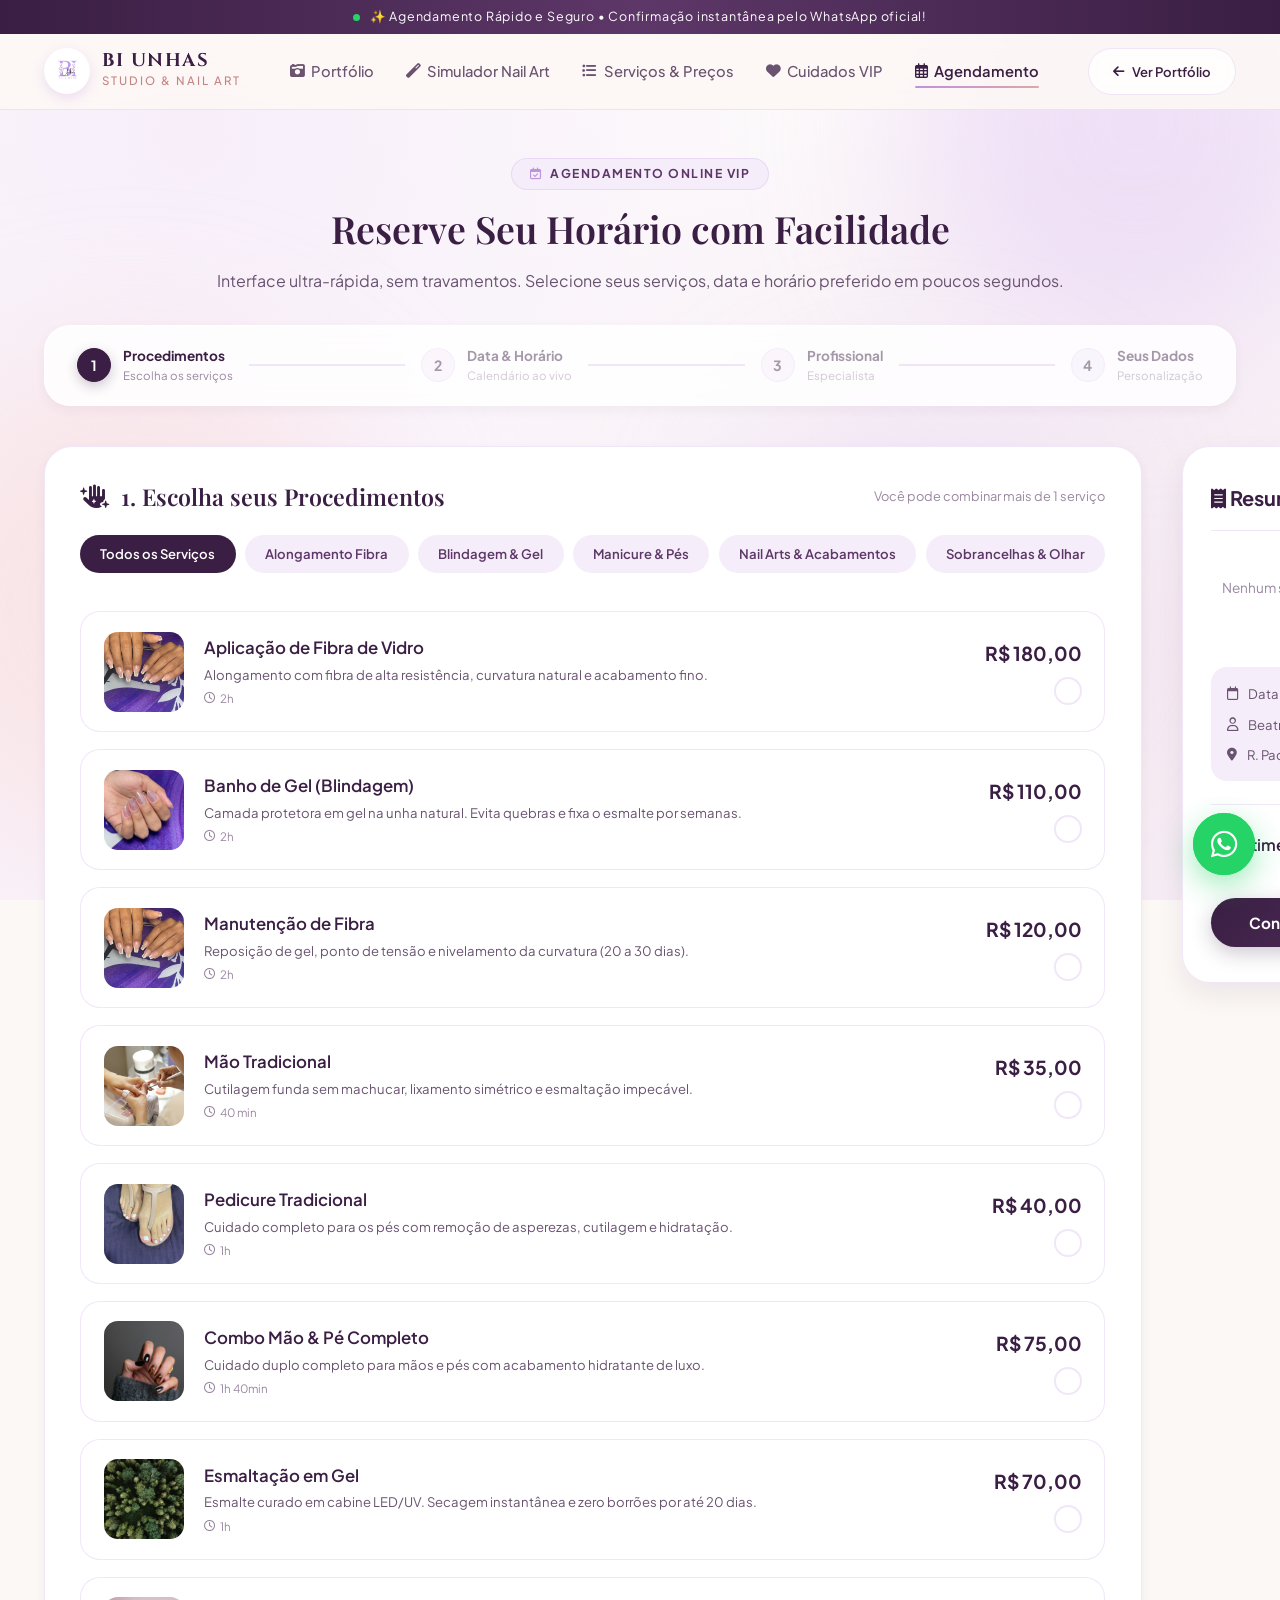
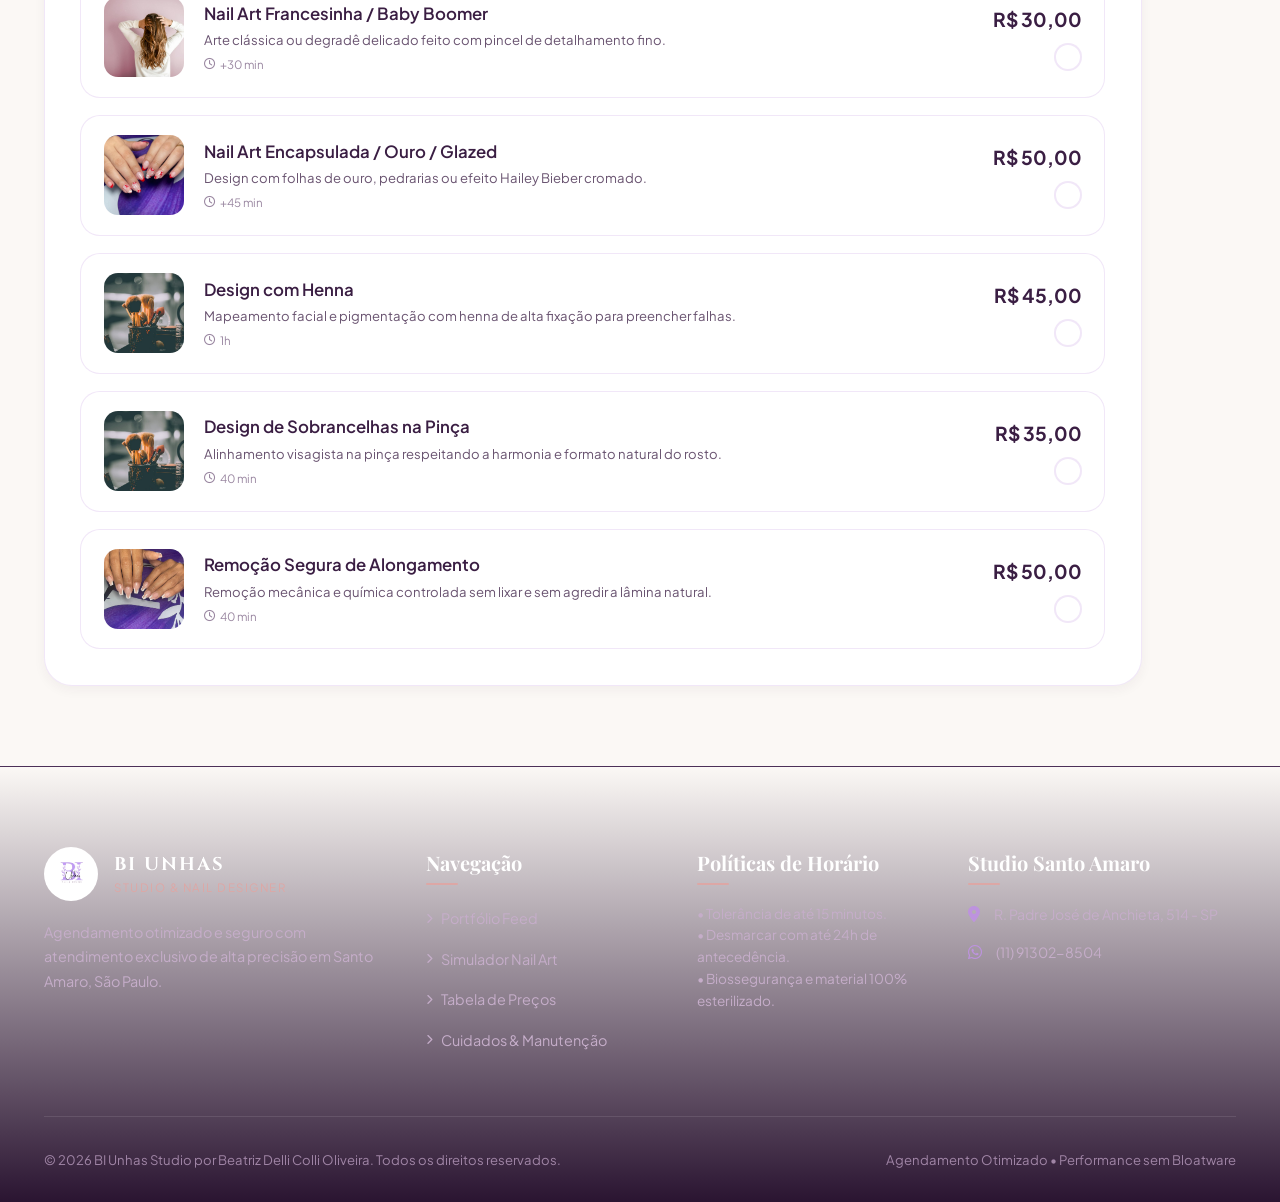
<file: agenda.html>
<!DOCTYPE html>
<html lang="pt-BR">
<head>
  <meta charset="UTF-8">
  <meta name="viewport" content="width=device-width, initial-scale=1.0">
  <title>Agendamento Online | BI Unhas Studio</title>
  <meta name="description" content="Agende seu horário online no BI Unhas Studio com facilidade e rapidez. Alongamento em fibra, banho de gel, manicure e pedicure em Santo Amaro, SP.">
  <meta name="theme-color" content="#3A1E43">
  
  <!-- Favicon -->
  <link rel="icon" type="image/png" href="assets/logo.png">
  
  <!-- Fontes do Google -->
  <link rel="preconnect" href="https://fonts.googleapis.com">
  <link rel="preconnect" href="https://fonts.gstatic.com" crossorigin>
  <link href="https://fonts.googleapis.com/css2?family=Cinzel:wght@500;600;700&family=Montserrat:wght@300;400;500;600;700&family=Playfair+Display:ital,wght@0,400;0,600;0,700;1,400;1,600&family=Plus+Jakarta+Sans:wght@300;400;500;600;700&display=swap" rel="stylesheet">
  
  <!-- Font Awesome Icons -->
  <link rel="stylesheet" href="https://cdnjs.cloudflare.com/ajax/libs/font-awesome/6.5.1/css/all.min.css">
  
  <!-- Estilos Globais e da Agenda -->
  <link rel="stylesheet" href="css/style.css">
  <link rel="stylesheet" href="css/agenda.css">
</head>
<body>

  <!-- Fundo com Blobs Animados Orgânicos -->
  <div class="bg-ambient-glow">
    <div class="ambient-blob ambient-blob-1"></div>
    <div class="ambient-blob ambient-blob-2"></div>
    <div class="ambient-blob ambient-blob-3"></div>
  </div>

  <!-- Barra de Aviso Superior -->
  <aside class="announcement-bar">
    <span class="pulse-dot"></span>
    <span>✨ Agendamento Rápido e Seguro • Confirmação instantânea pelo WhatsApp oficial!</span>
  </aside>

  <!-- Cabeçalho & Navegação Principal -->
  <header class="site-header">
    <div class="nav-container">
      <a href="index.html" class="nav-brand">
        <img src="assets/logo.png" alt="BI Unhas Studio Logo" class="nav-logo-img">
        <div class="nav-brand-text">
          <span class="nav-brand-title">BI UNHAS</span>
          <span class="nav-brand-subtitle">Studio & Nail Art</span>
        </div>
      </a>

      <!-- Menu Desktop -->
      <nav aria-label="Navegação principal">
        <ul class="nav-menu">
          <li><a href="index.html" class="nav-link"><i class="fas fa-camera-retro"></i> Portfólio</a></li>
          <li><a href="index.html#simulador" class="nav-link"><i class="fas fa-magic"></i> Simulador Nail Art</a></li>
          <li><a href="index.html#menu-spa" class="nav-link"><i class="fas fa-list-ul"></i> Serviços & Preços</a></li>
          <li><a href="index.html#cuidados" class="nav-link"><i class="fas fa-heart"></i> Cuidados VIP</a></li>
          <li><a href="agenda.html" class="nav-link active"><i class="far fa-calendar-alt"></i> Agendamento</a></li>
        </ul>
      </nav>

      <!-- Botão Voltar ao Portfólio -->
      <div class="nav-actions">
        <a href="index.html" class="btn-secondary" style="font-size: 0.82rem;">
          <i class="fas fa-arrow-left"></i>
          <span>Ver Portfólio</span>
        </a>
        <div class="mobile-toggle" aria-label="Abrir menu móvel" role="button" tabindex="0">
          <span></span>
          <span></span>
          <span></span>
        </div>
      </div>
    </div>
  </header>

  <!-- Gaveta Mobile Navigation -->
  <nav class="mobile-nav" aria-label="Menu móvel">
    <a href="index.html" class="mobile-nav-link">Portfólio & Feed <i class="fas fa-angle-right"></i></a>
    <a href="agenda.html" class="mobile-nav-link active">Agendamento Online <i class="fas fa-angle-right"></i></a>
    <a href="index.html#simulador" class="mobile-nav-link">Simulador de Nail Art <i class="fas fa-angle-right"></i></a>
    <a href="index.html#menu-spa" class="mobile-nav-link">Tabela de Serviços <i class="fas fa-angle-right"></i></a>
    <a href="index.html#localizacao" class="mobile-nav-link">Localização & Contato <i class="fas fa-angle-right"></i></a>
  </nav>

  <main class="container">
    <!-- Cabeçalho da Agenda -->
    <section class="agenda-page-hero">
      <span class="section-tag"><i class="far fa-calendar-check"></i> Agendamento Online VIP</span>
      <h1 class="section-title">Reserve Seu Horário com Facilidade</h1>
      <p class="section-subtitle">
        Interface ultra-rápida, sem travamentos. Selecione seus serviços, data e horário preferido em poucos segundos.
      </p>
    </section>

    <!-- Indicador de Passos (Wizard Progress) -->
    <div class="booking-steps-bar">
      <div class="step-indicator active" data-step="1" onclick="window.goToStep(1)">
        <div class="step-num-bubble">1</div>
        <div class="step-info-label">
          <span class="step-title-text">Procedimentos</span>
          <span class="step-sub-text">Escolha os serviços</span>
        </div>
      </div>
      <div class="step-connector-line"></div>

      <div class="step-indicator" data-step="2" onclick="window.goToStep(2)">
        <div class="step-num-bubble">2</div>
        <div class="step-info-label">
          <span class="step-title-text">Data & Horário</span>
          <span class="step-sub-text">Calendário ao vivo</span>
        </div>
      </div>
      <div class="step-connector-line"></div>

      <div class="step-indicator" data-step="3" onclick="window.goToStep(3)">
        <div class="step-num-bubble">3</div>
        <div class="step-info-label">
          <span class="step-title-text">Profissional</span>
          <span class="step-sub-text">Especialista</span>
        </div>
      </div>
      <div class="step-connector-line"></div>

      <div class="step-indicator" data-step="4" onclick="window.goToStep(4)">
        <div class="step-num-bubble">4</div>
        <div class="step-info-label">
          <span class="step-title-text">Seus Dados</span>
          <span class="step-sub-text">Personalização</span>
        </div>
      </div>
    </div>

    <!-- Layout da Agenda: Painel Principal + Resumo Lateral -->
    <div class="agenda-wrapper">
      
      <!-- Painel das Etapas -->
      <div class="booking-main-panel">
        
        <!-- ==========================================
             PASSO 1: CATÁLOGO DE SERVIÇOS
             ========================================== -->
        <section class="step-section active" id="step-section-1">
          <div class="step-card-box">
            <div class="step-card-title">
              <h3><i class="fas fa-hand-sparkles"></i> 1. Escolha seus Procedimentos</h3>
              <span style="font-size: 0.8rem; color: var(--text-muted);">Você pode combinar mais de 1 serviço</span>
            </div>

            <!-- Categorias em Abas Rápidas -->
            <div class="services-category-tabs">
              <button class="cat-tab-btn active" data-cat="all">Todos os Serviços</button>
              <button class="cat-tab-btn" data-cat="alongamento">Alongamento Fibra</button>
              <button class="cat-tab-btn" data-cat="gel">Blindagem & Gel</button>
              <button class="cat-tab-btn" data-cat="tradicional">Manicure & Pés</button>
              <button class="cat-tab-btn" data-cat="art">Nail Arts & Acabamentos</button>
              <button class="cat-tab-btn" data-cat="sobrancelhas">Sobrancelhas & Olhar</button>
            </div>

            <!-- Lista de Serviços Selecionáveis (Preenchida por js/agenda.js) -->
            <div class="services-selectable-list" id="services-list-container">
              <!-- Renderizado dinamicamente -->
            </div>
          </div>
        </section>

        <!-- ==========================================
             PASSO 2: CALENDÁRIO & HORÁRIOS
             ========================================== -->
        <section class="step-section" id="step-section-2">
          <div class="step-card-box">
            <div class="step-card-title">
              <h3><i class="far fa-calendar-alt"></i> 2. Escolha o Dia e o Horário</h3>
              <span style="font-size: 0.8rem; color: var(--text-muted);">Atendimento de Terça a Sábado</span>
            </div>

            <div class="date-time-container">
              <!-- Navegação do Calendário -->
              <div>
                <div class="calendar-header-nav">
                  <h4 id="cal-month-title">Outubro 2026</h4>
                  <div style="display: flex; gap: 8px;">
                    <button class="cal-nav-btn" id="cal-prev-month" aria-label="Mês anterior"><i class="fas fa-chevron-left"></i></button>
                    <button class="cal-nav-btn" id="cal-next-month" aria-label="Próximo mês"><i class="fas fa-chevron-right"></i></button>
                  </div>
                </div>

                <div class="calendar-weekdays-grid">
                  <span>Dom</span>
                  <span>Seg</span>
                  <span>Ter</span>
                  <span>Qua</span>
                  <span>Qui</span>
                  <span>Sex</span>
                  <span>Sáb</span>
                </div>

                <div class="calendar-days-grid" id="calendar-days-container">
                  <!-- Dias gerados via js/agenda.js -->
                </div>
              </div>

              <!-- Slots de Horários -->
              <div class="time-slots-wrapper" id="time-slots-section">
                <h4 style="font-size: 1.05rem; color: var(--purple-deep); margin-bottom: 1.2rem; display: flex; align-items: center; gap: 0.5rem;">
                  <i class="far fa-clock" style="color: var(--lilac-dark);"></i> Horários Livres para o Dia Escolhido:
                </h4>

                <!-- Manhã -->
                <div class="time-slot-period">
                  <span class="period-title"><i class="fas fa-sun" style="color: #F5A623;"></i> Período da Manhã</span>
                  <div class="slots-chips-grid">
                    <button class="time-chip" data-time="09:00">09:00</button>
                    <button class="time-chip" data-time="10:30">10:30</button>
                    <button class="time-chip" data-time="11:30">11:30</button>
                  </div>
                </div>

                <!-- Tarde -->
                <div class="time-slot-period">
                  <span class="period-title"><i class="fas fa-cloud-sun" style="color: #E68A00;"></i> Período da Tarde</span>
                  <div class="slots-chips-grid">
                    <button class="time-chip" data-time="13:30">13:30</button>
                    <button class="time-chip" data-time="15:00">15:00</button>
                    <button class="time-chip" data-time="16:30">16:30</button>
                  </div>
                </div>

                <!-- Noite -->
                <div class="time-slot-period">
                  <span class="period-title"><i class="fas fa-moon" style="color: var(--purple-medium);"></i> Início da Noite</span>
                  <div class="slots-chips-grid">
                    <button class="time-chip" data-time="18:00">18:00</button>
                  </div>
                </div>
              </div>
            </div>
          </div>
        </section>

        <!-- ==========================================
             PASSO 3: SELEÇÃO DE PROFISSIONAL
             ========================================== -->
        <section class="step-section" id="step-section-3">
          <div class="step-card-box">
            <div class="step-card-title">
              <h3><i class="far fa-user"></i> 3. Escolha a Profissional</h3>
              <span style="font-size: 0.8rem; color: var(--text-muted);">Atendimento personalizado</span>
            </div>

            <div class="professionals-grid">
              <div class="pro-card-option selected" data-id="bia" data-name="Beatriz Delli Colli (Master Nail Designer)">
                <img src="assets/hero_unha.jpg" alt="Beatriz Delli Colli" class="pro-avatar">
                <div class="pro-details">
                  <h4>Beatriz Delli Colli</h4>
                  <p>Fundadora & Master Nail Designer</p>
                  <span class="pro-tag-specialty">Especialista em Fibra & Blindagem</span>
                </div>
                <div class="check-indicator" style="margin-left: auto; width: 24px; height: 24px; border-radius: 50%; background: var(--purple-deep); color: #fff; display: flex; align-items: center; justify-content: center; font-size: 0.75rem;">
                  <i class="fas fa-check"></i>
                </div>
              </div>

              <div class="pro-card-option" data-id="qualquer" data-name="Primeira Profissional Disponível">
                <div style="width: 58px; height: 58px; border-radius: 50%; background: var(--bg-lavender); display: flex; align-items: center; justify-content: center; font-size: 1.4rem; color: var(--purple-deep);">
                  <i class="fas fa-users"></i>
                </div>
                <div class="pro-details">
                  <h4>Qualquer Profissional</h4>
                  <p>Equipe qualificada padrão BI Studio</p>
                  <span class="pro-tag-specialty">Maior flexibilidade de horário</span>
                </div>
              </div>
            </div>
          </div>
        </section>

        <!-- ==========================================
             PASSO 4: FORMULÁRIO DE DADOS & PERSONALIZAÇÃO
             ========================================== -->
        <section class="step-section" id="step-section-4">
          <div class="step-card-box">
            <div class="step-card-title">
              <h3><i class="far fa-id-card"></i> 4. Seus Dados & Informações</h3>
              <span style="font-size: 0.8rem; color: var(--text-muted);">Para confirmação do seu horário</span>
            </div>

            <div class="client-form-grid">
              <div class="form-group-custom">
                <label for="client-name-input" class="form-label-custom">Nome Completo *</label>
                <input type="text" id="client-name-input" class="form-input-custom" placeholder="Ex: Ana Clara Silva" required>
              </div>

              <div class="form-group-custom">
                <label for="client-phone-input" class="form-label-custom">WhatsApp com DDD *</label>
                <input type="tel" id="client-phone-input" class="form-input-custom" placeholder="(11) 98765-4321" required>
              </div>

              <div class="form-full-width">
                <div class="switch-removal-group">
                  <div>
                    <strong style="font-size: 0.9rem; color: var(--purple-deep); display: block;">Possui alongamento anterior feito em outro estúdio para remoção?</strong>
                    <span style="font-size: 0.76rem; color: var(--text-secondary);">Remoção segura sem danificar a unha (+ R$ 50,00 • 40 min)</span>
                  </div>
                  <input type="checkbox" id="client-removal-switch" style="width: 22px; height: 22px; accent-color: var(--purple-deep); cursor: pointer;">
                </div>
              </div>

              <div class="form-group-custom form-full-width">
                <label for="client-notes-input" class="form-label-custom">Observações Especiais, Inspiração ou Alergias (Opcional)</label>
                <textarea id="client-notes-input" class="form-textarea-custom" placeholder="Ex: Gostaria de unhas formato Almond delicadas, vi a foto no Instagram de vocês..."></textarea>
              </div>
            </div>
          </div>
        </section>

        <!-- ==========================================
             PASSO 5: CONFIRMAÇÃO & VOUCHER FINAL
             ========================================== -->
        <section class="step-section" id="step-section-5">
          <div class="step-card-box booking-success-box">
            <div class="success-check-icon">
              <i class="fas fa-check"></i>
            </div>
            
            <h2 style="font-size: 2rem; color: var(--purple-deep);">Tudo Pronto para Confirmar!</h2>
            <p style="color: var(--text-secondary); max-width: 520px; margin-top: -8px;">
              Revise o resumo do seu agendamento abaixo e clique no botão verde para enviar a solicitação diretamente ao WhatsApp da Beatriz para confirmação instantânea.
            </p>

            <!-- Voucher Ticket -->
            <div class="voucher-ticket">
              <div style="display: flex; justify-content: space-between; align-items: center; border-bottom: 1px solid var(--border-subtle); padding-bottom: 0.8rem;">
                <span class="brand-font" style="font-weight: 700; color: var(--purple-deep); font-size: 1rem;">BI UNHAS STUDIO</span>
                <span style="font-size: 0.72rem; color: var(--rose-gold-dark); font-weight: 700; text-transform: uppercase;">Reserva Solicitada</span>
              </div>

              <div style="display: grid; grid-template-columns: 1fr 1fr; gap: 0.8rem; font-size: 0.85rem; padding: 0.5rem 0;">
                <div>
                  <span style="color: var(--text-muted); font-size: 0.72rem; display: block;">CLIENTE:</span>
                  <strong id="voucher-client-name" style="color: var(--purple-deep);">-</strong>
                </div>
                <div>
                  <span style="color: var(--text-muted); font-size: 0.72rem; display: block;">WHATSAPP:</span>
                  <strong id="voucher-client-phone" style="color: var(--purple-deep);">-</strong>
                </div>
                <div>
                  <span style="color: var(--text-muted); font-size: 0.72rem; display: block;">DATA & HORÁRIO:</span>
                  <strong id="voucher-date-time" style="color: var(--purple-deep);">-</strong>
                </div>
                <div>
                  <span style="color: var(--text-muted); font-size: 0.72rem; display: block;">PROFISSIONAL:</span>
                  <strong id="voucher-pro-name" style="color: var(--purple-deep);">-</strong>
                </div>
              </div>

              <div style="border-top: 1px dashed var(--border-subtle); padding-top: 0.8rem;">
                <span style="color: var(--text-muted); font-size: 0.72rem; display: block; margin-bottom: 4px;">SERVIÇOS INCLUSOS:</span>
                <ul id="voucher-services-list" style="padding-left: 1.2rem; font-size: 0.85rem; color: var(--purple-deep);"></ul>
              </div>

              <div style="border-top: 1px solid var(--border-subtle); padding-top: 0.8rem; display: flex; justify-content: space-between; align-items: center;">
                <span style="font-weight: 600; color: var(--text-secondary);">Total Estimado:</span>
                <strong id="voucher-total-val" style="font-size: 1.25rem; color: var(--purple-deep);">R$ 0,00</strong>
              </div>
            </div>

            <!-- Botões de Finalização -->
            <div style="display: flex; flex-direction: column; gap: 0.9rem; width: 100%; max-width: 480px;">
              <a href="#" id="btn-send-whatsapp" target="_blank" rel="noopener noreferrer" class="btn-primary btn-whatsapp" style="padding: 1.1rem; font-size: 1rem;">
                <i class="fab fa-whatsapp" style="font-size: 1.3rem;"></i>
                <span>Confirmar Agendamento no WhatsApp</span>
              </a>

              <a href="#" id="btn-add-gcal" target="_blank" rel="noopener noreferrer" class="btn-secondary" style="font-size: 0.85rem;">
                <i class="far fa-calendar-plus"></i>
                <span>Adicionar ao Google Agenda / Lembrete</span>
              </a>

              <!-- Fallback opcional para Maapp -->
              <p style="font-size: 0.78rem; color: var(--text-muted); margin-top: 0.6rem;">
                Prefere o agendador padrão Maapp? <a href="https://online.maapp.com.br/Agendamentobiunhasstudio" target="_blank" rel="noopener noreferrer" style="color: var(--purple-deep); text-decoration: underline;">Abrir MinhaAgenda Online</a>
              </p>
            </div>
          </div>
        </section>

      </div>

      <!-- ==========================================
           RESUMO LATERAL FLUTUANTE (CART SUMMARY)
           ========================================== -->
      <aside class="booking-summary-sidebar" aria-label="Resumo do agendamento">
        <div class="summary-header">
          <h4><i class="fas fa-receipt" style="color: var(--lilac-dark);"></i> Resumo do Horário</h4>
        </div>

        <!-- Lista de Serviços no Carrinho -->
        <div class="summary-items-list" id="summary-items-container">
          <!-- Injetado dinamicamente via js/agenda.js -->
        </div>

        <!-- Informações de Data e Profissional -->
        <div class="summary-details-box">
          <div class="summary-detail-line" id="summary-date-line">
            <i class="far fa-calendar"></i>
            <span>Data não selecionada</span>
          </div>
          <div class="summary-detail-line" id="summary-pro-line">
            <i class="far fa-user"></i>
            <span>Beatriz Delli Colli</span>
          </div>
          <div class="summary-detail-line">
            <i class="fas fa-map-marker-alt"></i>
            <span>R. Padre José de Anchieta, 514</span>
          </div>
        </div>

        <!-- Totalizadores -->
        <div>
          <div class="summary-totals-row">
            <span class="total-label">Investimento Total:</span>
            <span class="total-amount" id="summary-total-amount">R$ 0,00</span>
          </div>
          <div class="total-duration-badge" id="summary-total-duration">
            Duração estimada: 0 min
          </div>
        </div>

        <!-- Botões de Ação do Wizard -->
        <div class="booking-actions-group">
          <button id="btn-proceed-step" class="btn-proceed-step" onclick="window.nextStep()">
            <span>Continuar para Data & Horário</span>
            <i class="fas fa-arrow-right"></i>
          </button>
          
          <button id="btn-prev-step" class="btn-prev-step" onclick="window.prevStep()" style="display: none;">
            <i class="fas fa-arrow-left"></i> Voltar Etapa Anterior
          </button>
        </div>
      </aside>

    </div>
  </main>

  <!-- RODAPÉ COMPLETO -->
  <footer class="site-footer">
    <div class="container">
      <div class="footer-grid">
        <div class="footer-brand">
          <div class="footer-logo-row">
            <img src="assets/logo.png" alt="BI Unhas Studio" class="footer-logo-img">
            <div>
              <span class="brand-font" style="font-size: 1.15rem; color: #fff; font-weight: 700;">BI UNHAS</span>
              <p style="font-size: 0.72rem; color: var(--rose-gold); text-transform: uppercase; letter-spacing: 1.5px;">Studio & Nail Designer</p>
            </div>
          </div>
          <p class="footer-desc">
            Agendamento otimizado e seguro com atendimento exclusivo de alta precisão em Santo Amaro, São Paulo.
          </p>
        </div>

        <div>
          <h4 class="footer-heading">Navegação</h4>
          <ul class="footer-links">
            <li><a href="index.html" class="footer-link"><i class="fas fa-chevron-right" style="font-size: 0.65rem;"></i> Portfólio Feed</a></li>
            <li><a href="index.html#simulador" class="footer-link"><i class="fas fa-chevron-right" style="font-size: 0.65rem;"></i> Simulador Nail Art</a></li>
            <li><a href="index.html#menu-spa" class="footer-link"><i class="fas fa-chevron-right" style="font-size: 0.65rem;"></i> Tabela de Preços</a></li>
            <li><a href="index.html#cuidados" class="footer-link"><i class="fas fa-chevron-right" style="font-size: 0.65rem;"></i> Cuidados & Manutenção</a></li>
          </ul>
        </div>

        <div>
          <h4 class="footer-heading">Políticas de Horário</h4>
          <p style="font-size: 0.85rem; color: #C5ADC9; line-height: 1.6;">
            • Tolerância de até 15 minutos.<br>
            • Desmarcar com até 24h de antecedência.<br>
            • Biossegurança e material 100% esterilizado.
          </p>
        </div>

        <div>
          <h4 class="footer-heading">Studio Santo Amaro</h4>
          <div class="footer-contact-item">
            <i class="fas fa-map-marker-alt"></i>
            <span>R. Padre José de Anchieta, 514 - SP</span>
          </div>
          <div class="footer-contact-item">
            <i class="fab fa-whatsapp"></i>
            <span>(11) 91302-8504</span>
          </div>
        </div>
      </div>

      <div class="footer-bottom">
        <p>&copy; 2026 BI Unhas Studio por Beatriz Delli Colli Oliveira. Todos os direitos reservados.</p>
        <p>Agendamento Otimizado • Performance sem Bloatware</p>
      </div>
    </div>
  </footer>

  <!-- Botão Flutuante do WhatsApp -->
  <a href="https://wa.me/5511913028504?text=Ol%C3%A1%20Bia!%20Estou%20na%20p%C3%A1gina%20de%20agendamento%20e%20gostaria%20de%20tirar%20uma%20d%C3%BAvida." 
     target="_blank" 
     rel="noopener noreferrer" 
     class="floating-whatsapp" 
     aria-label="Falar no WhatsApp">
    <i class="fab fa-whatsapp"></i>
  </a>

  <!-- Barra de Navegação Inferior Mobile -->
  <nav class="mobile-bottom-bar" aria-label="Navegação rápida móvel">
    <ul class="mobile-bottom-tabs">
      <li class="mobile-tab-item">
        <a href="index.html" class="mobile-tab-btn">
          <i class="fas fa-camera-retro"></i>
          <span>Portfólio</span>
        </a>
      </li>
      <li class="mobile-tab-item">
        <a href="index.html#simulador" class="mobile-tab-btn">
          <i class="fas fa-magic"></i>
          <span>Simulador</span>
        </a>
      </li>
      <li class="mobile-tab-item">
        <a href="agenda.html" class="mobile-tab-btn active">
          <i class="far fa-calendar-check"></i>
          <span>Agendar</span>
        </a>
      </li>
      <li class="mobile-tab-item">
        <a href="https://wa.me/5511913028504" target="_blank" class="mobile-tab-btn">
          <i class="fab fa-whatsapp"></i>
          <span>WhatsApp</span>
        </a>
      </li>
    </ul>
  </nav>

  <!-- Scripts -->
  <script src="js/main.js"></script>
  <script src="js/agenda.js"></script>
</body>
</html>
</file>
<file: css/style.css>
/* ==========================================================================
   BI UNHAS STUDIO — DESIGN SYSTEM & ESTILOS GLOBAIS
   Paleta: Branco Perolado, Lavanda Suave, Lilás da Marca, Roxo Profundo, Rosê Gold
   ========================================================================== */

@import url('https://fonts.googleapis.com/css2?family=Cinzel:wght@500;600;700&family=Montserrat:wght@300;400;500;600;700&family=Playfair+Display:ital,wght@0,400;0,600;0,700;1,400;1,600&family=Plus+Jakarta+Sans:wght@300;400;500;600;700&display=swap');

:root {
  /* Cores Base Extraídas da Identidade Visual */
  --bg-primary: #FBF8F5;          /* Branco Perolado Quente */
  --bg-surface: #FFFFFF;          /* Branco Puro */
  --bg-lavender: #F5EDF9;         /* Fundo Lavanda Suave */
  --lavender-soft: #EFE4F6;       /* Lavanda Intermediário */
  
  --lilac: #BD93DE;               /* Lilás dos Ramos da Marca */
  --lilac-hover: #A877CE;         /* Lilás Escuro */
  --lilac-glow: rgba(189, 147, 222, 0.35);
  
  --purple-deep: #3A1E43;         /* Roxo Profundo Chique */
  --purple-medium: #5D3768;       /* Roxo Acetinado */
  --purple-light: #7E518B;
  
  --rose-gold: #DDA7A5;           /* Toque Metálico Rosê */
  --rose-gold-dark: #C48582;      /* Rosê Acentuado */
  --rose-gold-soft: #F9EBEA;      /* Rosê Claro Pastel */
  
  --gold-accent: #E8C177;         /* Dourado Estrelas/Destaques */
  --success: #25D366;             /* Verde WhatsApp */
  
  /* Tipografia */
  --text-main: #34193D;
  --text-secondary: #695370;
  --text-muted: #9A87A1;
  --text-light: #FDFBFD;
  
  /* Bordas e Glassmorphism */
  --border-subtle: rgba(189, 147, 222, 0.22);
  --border-glass: rgba(255, 255, 255, 0.85);
  --glass-bg: rgba(255, 255, 255, 0.78);
  --glass-card: rgba(255, 255, 255, 0.88);
  
  /* Sombras de Alta Definição */
  --shadow-sm: 0 4px 12px rgba(58, 30, 67, 0.05);
  --shadow-md: 0 12px 28px rgba(58, 30, 67, 0.08);
  --shadow-lg: 0 20px 48px rgba(58, 30, 67, 0.12);
  --shadow-glow: 0 14px 35px rgba(189, 147, 222, 0.3);
  
  /* Raios de Borda */
  --radius-sm: 10px;
  --radius-md: 18px;
  --radius-lg: 26px;
  --radius-full: 9999px;
  
  /* Transições Fluídas */
  --transition: all 0.3s cubic-bezier(0.25, 0.8, 0.25, 1);
  --transition-bounce: all 0.4s cubic-bezier(0.34, 1.56, 0.64, 1);
}

/* Reset Global */
*, *::before, *::after {
  margin: 0;
  padding: 0;
  box-sizing: border-box;
}

html {
  scroll-behavior: smooth;
  font-size: 16px;
  -webkit-font-smoothing: antialiased;
  -moz-osx-font-smoothing: grayscale;
}

body {
  font-family: 'Plus Jakarta Sans', 'Montserrat', sans-serif;
  background-color: var(--bg-primary);
  color: var(--text-main);
  line-height: 1.6;
  min-height: 100vh;
  overflow-x: hidden;
  position: relative;
}

/* Fundo com Blobs Animados Orgânicos */
.bg-ambient-glow {
  position: fixed;
  top: 0;
  left: 0;
  width: 100vw;
  height: 100vh;
  z-index: -2;
  overflow: hidden;
  pointer-events: none;
  background: radial-gradient(circle at 15% 15%, #F7EEFA 0%, transparent 45%),
              radial-gradient(circle at 85% 75%, #F4E8F0 0%, transparent 50%),
              linear-gradient(180deg, #FDFBFA 0%, #F9F2FB 100%);
}

.ambient-blob {
  position: absolute;
  border-radius: 50%;
  filter: blur(80px);
  opacity: 0.55;
  animation: floatBlobs 22s infinite alternate ease-in-out;
}

.ambient-blob-1 {
  width: 450px;
  height: 450px;
  background: #E5CDF5;
  top: -100px;
  right: -80px;
}

.ambient-blob-2 {
  width: 500px;
  height: 500px;
  background: #F8D9D8;
  bottom: 5%;
  left: -120px;
  animation-delay: -6s;
}

.ambient-blob-3 {
  width: 350px;
  height: 350px;
  background: #EADAF7;
  top: 45%;
  right: 15%;
  animation-delay: -11s;
}

@keyframes floatBlobs {
  0% { transform: translate(0, 0) scale(1); }
  50% { transform: translate(30px, 40px) scale(1.08); }
  100% { transform: translate(-25px, -30px) scale(0.96); }
}

/* Tipografia Editorial */
h1, h2, h3, .font-serif {
  font-family: 'Playfair Display', Georgia, serif;
  font-weight: 600;
  color: var(--purple-deep);
  line-height: 1.25;
}

.brand-font {
  font-family: 'Cinzel', serif;
  letter-spacing: 2px;
}

a {
  text-decoration: none;
  color: inherit;
  transition: var(--transition);
}

img {
  max-width: 100%;
  height: auto;
  display: block;
}

button {
  font-family: inherit;
  border: none;
  background: none;
  cursor: pointer;
  outline: none;
}

/* ==========================================================================
   HEADER & NAVEGAÇÃO
   ========================================================================== */
.site-header {
  position: sticky;
  top: 0;
  left: 0;
  width: 100%;
  background: rgba(253, 248, 245, 0.88);
  backdrop-filter: blur(16px);
  -webkit-backdrop-filter: blur(16px);
  border-bottom: 1px solid var(--border-subtle);
  z-index: 1000;
  transition: var(--transition);
}

.site-header.scrolled {
  background: rgba(255, 255, 255, 0.95);
  box-shadow: var(--shadow-sm);
}

.nav-container {
  max-width: 1240px;
  margin: 0 auto;
  padding: 0.85rem 1.5rem;
  display: flex;
  align-items: center;
  justify-content: space-between;
}

.nav-brand {
  display: flex;
  align-items: center;
  gap: 0.75rem;
  text-decoration: none;
}

.nav-logo-img {
  width: 46px;
  height: 46px;
  object-fit: contain;
  border-radius: 50%;
  background: #fff;
  padding: 2px;
  box-shadow: 0 4px 12px rgba(189, 147, 222, 0.25);
}

.nav-brand-text {
  display: flex;
  flex-direction: column;
}

.nav-brand-title {
  font-family: 'Cinzel', serif;
  font-size: 1.15rem;
  font-weight: 700;
  color: var(--purple-deep);
  letter-spacing: 1.5px;
  line-height: 1;
}

.nav-brand-subtitle {
  font-size: 0.72rem;
  text-transform: uppercase;
  color: var(--rose-gold-dark);
  letter-spacing: 2px;
  font-weight: 500;
  margin-top: 2px;
}

/* Menu de Links */
.nav-menu {
  display: flex;
  align-items: center;
  gap: 2rem;
  list-style: none;
}

.nav-link {
  font-size: 0.92rem;
  font-weight: 500;
  color: var(--text-secondary);
  position: relative;
  padding: 0.3rem 0;
  display: inline-flex;
  align-items: center;
  gap: 0.4rem;
}

.nav-link:hover, .nav-link.active {
  color: var(--purple-deep);
}

.nav-link::after {
  content: '';
  position: absolute;
  bottom: 0;
  left: 0;
  width: 0%;
  height: 2px;
  background: linear-gradient(90deg, var(--lilac), var(--rose-gold));
  border-radius: 2px;
  transition: width 0.3s ease;
}

.nav-link:hover::after, .nav-link.active::after {
  width: 100%;
}

.nav-link.active {
  font-weight: 600;
}

/* Badges e Ações */
.nav-actions {
  display: flex;
  align-items: center;
  gap: 1rem;
}

.btn-primary {
  display: inline-flex;
  align-items: center;
  justify-content: center;
  gap: 0.6rem;
  background: linear-gradient(135deg, var(--purple-deep) 0%, var(--purple-medium) 100%);
  color: #FFFFFF;
  padding: 0.75rem 1.6rem;
  border-radius: var(--radius-full);
  font-size: 0.88rem;
  font-weight: 600;
  letter-spacing: 0.5px;
  box-shadow: 0 6px 20px rgba(58, 30, 67, 0.25);
  transition: var(--transition-bounce);
  cursor: pointer;
}

.btn-primary:hover {
  transform: translateY(-2px);
  box-shadow: 0 10px 25px rgba(58, 30, 67, 0.35);
  background: linear-gradient(135deg, var(--purple-medium) 0%, var(--lilac-hover) 100%);
  color: #fff;
}

.btn-secondary {
  display: inline-flex;
  align-items: center;
  justify-content: center;
  gap: 0.5rem;
  background: rgba(255, 255, 255, 0.8);
  backdrop-filter: blur(8px);
  color: var(--purple-deep);
  border: 1px solid var(--border-subtle);
  padding: 0.75rem 1.5rem;
  border-radius: var(--radius-full);
  font-size: 0.88rem;
  font-weight: 600;
  transition: var(--transition);
}

.btn-secondary:hover {
  background: #FFFFFF;
  border-color: var(--lilac);
  box-shadow: var(--shadow-sm);
  color: var(--purple-deep);
}

.btn-rose {
  background: linear-gradient(135deg, var(--rose-gold) 0%, #CF908E 100%);
  color: #fff;
  box-shadow: 0 6px 20px rgba(221, 167, 165, 0.35);
}

.btn-rose:hover {
  transform: translateY(-2px);
  box-shadow: 0 10px 25px rgba(221, 167, 165, 0.5);
}

.btn-whatsapp {
  background: #25D366;
  color: #ffffff;
  box-shadow: 0 6px 20px rgba(37, 211, 102, 0.25);
}

.btn-whatsapp:hover {
  background: #20BA5A;
  transform: translateY(-2px);
  box-shadow: 0 10px 25px rgba(37, 211, 102, 0.35);
}

/* Botão Mobile Hamburger */
.mobile-toggle {
  display: none;
  flex-direction: column;
  justify-content: space-between;
  width: 28px;
  height: 20px;
  cursor: pointer;
  z-index: 1001;
}

.mobile-toggle span {
  display: block;
  height: 2px;
  width: 100%;
  background-color: var(--purple-deep);
  border-radius: 2px;
  transition: var(--transition);
}

.mobile-toggle.active span:nth-child(1) {
  transform: translateY(9px) rotate(45deg);
}

.mobile-toggle.active span:nth-child(2) {
  opacity: 0;
}

.mobile-toggle.active span:nth-child(3) {
  transform: translateY(-9px) rotate(-45deg);
}

/* Menu Mobile Overlay */
.mobile-nav {
  position: fixed;
  top: 0;
  right: -100%;
  width: 82%;
  max-width: 380px;
  height: 100vh;
  background: rgba(253, 248, 245, 0.98);
  backdrop-filter: blur(25px);
  -webkit-backdrop-filter: blur(25px);
  border-left: 1px solid var(--border-subtle);
  padding: 6rem 2rem 3rem 2rem;
  display: flex;
  flex-direction: column;
  gap: 1.5rem;
  z-index: 999;
  box-shadow: -15px 0 40px rgba(58, 30, 67, 0.15);
  transition: right 0.4s cubic-bezier(0.16, 1, 0.3, 1);
}

.mobile-nav.open {
  right: 0;
}

.mobile-nav-link {
  font-size: 1.25rem;
  font-family: 'Playfair Display', serif;
  color: var(--purple-deep);
  padding: 0.6rem 0;
  border-bottom: 1px solid rgba(189, 147, 222, 0.15);
  display: flex;
  align-items: center;
  justify-content: space-between;
}

.mobile-nav-link.active {
  color: var(--lilac-hover);
  font-weight: 700;
}

/* ==========================================================================
   BARRA DE STATUS SUPERIOR (AVISO DE HORÁRIOS / EXPERIÊNCIA VIP)
   ========================================================================== */
.announcement-bar {
  background: linear-gradient(90deg, var(--purple-deep) 0%, var(--purple-medium) 50%, var(--purple-deep) 100%);
  color: #fff;
  font-size: 0.78rem;
  padding: 0.45rem 1rem;
  text-align: center;
  letter-spacing: 0.8px;
  display: flex;
  align-items: center;
  justify-content: center;
  gap: 0.6rem;
}

.announcement-bar strong {
  color: var(--rose-gold);
}

.pulse-dot {
  width: 7px;
  height: 7px;
  background: var(--success);
  border-radius: 50%;
  display: inline-block;
  box-shadow: 0 0 0 0 rgba(37, 211, 102, 0.7);
  animation: pulseGreen 2s infinite;
}

@keyframes pulseGreen {
  0% { box-shadow: 0 0 0 0 rgba(37, 211, 102, 0.7); }
  70% { box-shadow: 0 0 0 7px rgba(37, 211, 102, 0); }
  100% { box-shadow: 0 0 0 0 rgba(37, 211, 102, 0); }
}

/* ==========================================================================
   CONTAINERS & CARDS GLASSMORPHISM
   ========================================================================== */
.container {
  max-width: 1240px;
  margin: 0 auto;
  padding: 0 1.5rem;
}

.section-padding {
  padding: 5rem 0;
}

.glass-card {
  background: var(--glass-card);
  backdrop-filter: blur(14px);
  -webkit-backdrop-filter: blur(14px);
  border: 1px solid var(--border-glass);
  border-radius: var(--radius-lg);
  box-shadow: var(--shadow-md);
  transition: var(--transition);
}

.glass-card:hover {
  box-shadow: var(--shadow-lg);
  border-color: var(--border-subtle);
}

/* Cabeçalho de Seção Editorial */
.section-header {
  text-align: center;
  max-width: 680px;
  margin: 0 auto 3.5rem auto;
}

.section-tag {
  display: inline-flex;
  align-items: center;
  gap: 0.5rem;
  padding: 0.35rem 1.1rem;
  background: var(--bg-lavender);
  border: 1px solid var(--border-subtle);
  border-radius: var(--radius-full);
  color: var(--purple-medium);
  font-size: 0.76rem;
  font-weight: 700;
  text-transform: uppercase;
  letter-spacing: 1.5px;
  margin-bottom: 0.9rem;
}

.section-tag i {
  color: var(--lilac);
}

.section-title {
  font-size: 2.35rem;
  margin-bottom: 1rem;
  color: var(--purple-deep);
}

.section-subtitle {
  font-size: 1rem;
  color: var(--text-secondary);
  font-weight: 400;
  line-height: 1.6;
}

/* ==========================================================================
   FOOTER LUXO
   ========================================================================== */
.site-footer {
  background: linear-gradient(180deg, var(--bg-primary) 0%, #2A1431 100%);
  color: #E8DCEB;
  padding: 5rem 0 2rem 0;
  position: relative;
  overflow: hidden;
  border-top: 1px solid var(--border-subtle);
}

.footer-grid {
  display: grid;
  grid-template-columns: 1.5fr 1fr 1fr 1.2fr;
  gap: 3rem;
  margin-bottom: 4rem;
}

.footer-brand {
  display: flex;
  flex-direction: column;
  gap: 1.2rem;
}

.footer-logo-row {
  display: flex;
  align-items: center;
  gap: 1rem;
}

.footer-logo-img {
  width: 54px;
  height: 54px;
  border-radius: 50%;
  background: #fff;
  padding: 3px;
}

.footer-desc {
  font-size: 0.9rem;
  color: #C5ADC9;
  line-height: 1.7;
}

.footer-heading {
  font-family: 'Playfair Display', serif;
  font-size: 1.25rem;
  color: #FFFFFF;
  margin-bottom: 1.5rem;
  position: relative;
}

.footer-heading::after {
  content: '';
  position: absolute;
  bottom: -6px;
  left: 0;
  width: 32px;
  height: 2px;
  background: var(--rose-gold);
  border-radius: 2px;
}

.footer-links {
  list-style: none;
  display: flex;
  flex-direction: column;
  gap: 0.8rem;
}

.footer-link {
  font-size: 0.9rem;
  color: #C5ADC9;
  transition: var(--transition);
  display: inline-flex;
  align-items: center;
  gap: 0.5rem;
}

.footer-link:hover {
  color: #FFFFFF;
  transform: translateX(4px);
}

.footer-contact-item {
  display: flex;
  align-items: flex-start;
  gap: 0.85rem;
  margin-bottom: 1rem;
  font-size: 0.88rem;
  color: #C5ADC9;
}

.footer-contact-item i {
  color: var(--lilac);
  margin-top: 3px;
  font-size: 1rem;
}

.footer-bottom {
  border-top: 1px solid rgba(255, 255, 255, 0.1);
  padding-top: 2rem;
  display: flex;
  align-items: center;
  justify-content: space-between;
  font-size: 0.82rem;
  color: #A085A6;
  flex-wrap: wrap;
  gap: 1rem;
}

.footer-social-row {
  display: flex;
  align-items: center;
  gap: 0.8rem;
}

.footer-social-btn {
  width: 40px;
  height: 40px;
  border-radius: 50%;
  background: rgba(255, 255, 255, 0.08);
  border: 1px solid rgba(255, 255, 255, 0.15);
  color: #FFFFFF;
  display: flex;
  align-items: center;
  justify-content: center;
  font-size: 1.1rem;
  transition: var(--transition);
}

.footer-social-btn:hover {
  background: var(--lilac);
  border-color: var(--lilac);
  color: #fff;
  transform: translateY(-3px);
}

/* ==========================================================================
   BOTÃO FLUTUANTE DO WHATSAPP & BARRA BOTTOM MOBILE
   ========================================================================== */
.floating-whatsapp {
  position: fixed;
  bottom: 25px;
  right: 25px;
  width: 62px;
  height: 62px;
  border-radius: 50%;
  background: #25D366;
  color: #fff;
  display: flex;
  align-items: center;
  justify-content: center;
  font-size: 1.9rem;
  box-shadow: 0 10px 30px rgba(37, 211, 102, 0.45);
  z-index: 990;
  transition: var(--transition-bounce);
  text-decoration: none;
}

.floating-whatsapp:hover {
  transform: scale(1.1) translateY(-3px);
  box-shadow: 0 15px 35px rgba(37, 211, 102, 0.55);
  color: #fff;
}

.floating-whatsapp::before {
  content: '';
  position: absolute;
  width: 100%;
  height: 100%;
  border-radius: 50%;
  border: 2px solid #25D366;
  animation: pingRing 2.2s cubic-bezier(0, 0, 0.2, 1) infinite;
}

@keyframes pingRing {
  0% { transform: scale(1); opacity: 0.8; }
  100% { transform: scale(1.6); opacity: 0; }
}

/* Barra de Navegação Inferior para Telas Mobile (App Experience) */
.mobile-bottom-bar {
  display: none;
  position: fixed;
  bottom: 0;
  left: 0;
  width: 100%;
  background: rgba(255, 255, 255, 0.94);
  backdrop-filter: blur(18px);
  -webkit-backdrop-filter: blur(18px);
  border-top: 1px solid var(--border-subtle);
  padding: 0.6rem 0.5rem;
  z-index: 980;
  box-shadow: 0 -8px 24px rgba(58, 30, 67, 0.08);
}

.mobile-bottom-tabs {
  display: flex;
  align-items: center;
  justify-content: space-around;
  list-style: none;
}

.mobile-tab-item {
  flex: 1;
  text-align: center;
}

.mobile-tab-btn {
  display: flex;
  flex-direction: column;
  align-items: center;
  justify-content: center;
  gap: 0.25rem;
  color: var(--text-secondary);
  font-size: 0.7rem;
  font-weight: 500;
  text-decoration: none;
  transition: var(--transition);
  padding: 0.3rem 0;
}

.mobile-tab-btn i {
  font-size: 1.25rem;
  transition: var(--transition);
}

.mobile-tab-btn.active, .mobile-tab-btn:hover {
  color: var(--purple-deep);
  font-weight: 700;
}

.mobile-tab-btn.active i {
  color: var(--lilac-hover);
  transform: translateY(-2px);
}

/* Toast Notification (Feedback instantâneo na tela) */
.toast-container {
  position: fixed;
  top: 20px;
  right: 20px;
  z-index: 9999;
  display: flex;
  flex-direction: column;
  gap: 10px;
  pointer-events: none;
}

.toast {
  background: rgba(58, 30, 67, 0.95);
  color: #fff;
  padding: 1rem 1.4rem;
  border-radius: var(--radius-md);
  box-shadow: 0 12px 35px rgba(0, 0, 0, 0.25);
  display: flex;
  align-items: center;
  gap: 0.9rem;
  font-size: 0.9rem;
  border-left: 4px solid var(--lilac);
  backdrop-filter: blur(12px);
  pointer-events: auto;
  transform: translateX(120%);
  transition: transform 0.35s cubic-bezier(0.16, 1, 0.3, 1);
  max-width: 380px;
}

.toast.show {
  transform: translateX(0);
}

.toast i {
  font-size: 1.2rem;
  color: var(--rose-gold);
}

/* ==========================================================================
   RESPONSIVIDADE GERAL
   ========================================================================== */
@media (max-width: 992px) {
  .nav-menu, .nav-actions .btn-primary {
    display: none;
  }
  
  .mobile-toggle {
    display: flex;
  }
  
  .footer-grid {
    grid-template-columns: 1fr 1fr;
    gap: 2.5rem;
  }
  
  .section-title {
    font-size: 2rem;
  }
}

@media (max-width: 768px) {
  .section-padding {
    padding: 3.5rem 0;
  }
  
  .footer-grid {
    grid-template-columns: 1fr;
    gap: 2.5rem;
  }
  
  .mobile-bottom-bar {
    display: block;
  }
  
  .floating-whatsapp {
    bottom: 85px;
    right: 18px;
    width: 54px;
    height: 54px;
    font-size: 1.6rem;
  }
  
  body {
    padding-bottom: 70px;
  }
  
  .footer-bottom {
    flex-direction: column;
    text-align: center;
  }
}
</file>
<file: css/agenda.css>
/* ==========================================================================
   BI UNHAS STUDIO — ESTILOS DA AGENDA ONLINE (PÁGINA 2)
   Interface de Agendamento Otimizada, Rápida, Intuitiva e Sem Bloatware
   ========================================================================== */

.agenda-page-hero {
  padding: 3rem 0 2rem 0;
  text-align: center;
}

.agenda-wrapper {
  display: grid;
  grid-template-columns: 1fr 380px;
  gap: 2.5rem;
  align-items: flex-start;
  margin-bottom: 5rem;
}

/* 1. INDICADOR DE PROGRESSO DOS PASSOS */
.booking-steps-bar {
  display: flex;
  align-items: center;
  justify-content: space-between;
  margin-bottom: 2.5rem;
  background: rgba(255, 255, 255, 0.85);
  backdrop-filter: blur(12px);
  padding: 1.2rem 2rem;
  border-radius: var(--radius-lg);
  border: 1px solid var(--border-glass);
  box-shadow: var(--shadow-sm);
}

.step-indicator {
  display: flex;
  align-items: center;
  gap: 0.75rem;
  cursor: pointer;
  opacity: 0.45;
  transition: var(--transition);
}

.step-indicator.active {
  opacity: 1;
}

.step-indicator.completed {
  opacity: 0.9;
  color: var(--lilac-dark);
}

.step-num-bubble {
  width: 34px;
  height: 34px;
  border-radius: 50%;
  background: var(--bg-lavender);
  border: 1.5px solid var(--border-subtle);
  color: var(--purple-deep);
  display: flex;
  align-items: center;
  justify-content: center;
  font-weight: 700;
  font-size: 0.88rem;
  transition: var(--transition);
}

.step-indicator.active .step-num-bubble {
  background: var(--purple-deep);
  color: #FFFFFF;
  border-color: var(--purple-deep);
  box-shadow: 0 4px 12px rgba(58, 30, 67, 0.25);
}

.step-indicator.completed .step-num-bubble {
  background: var(--lilac);
  color: #FFFFFF;
  border-color: var(--lilac);
}

.step-info-label {
  display: flex;
  flex-direction: column;
}

.step-title-text {
  font-size: 0.85rem;
  font-weight: 700;
  color: var(--purple-deep);
}

.step-sub-text {
  font-size: 0.72rem;
  color: var(--text-muted);
}

.step-connector-line {
  flex: 1;
  height: 2px;
  background: var(--border-subtle);
  margin: 0 1rem;
}

/* Painel Principal do Agendamento */
.booking-main-panel {
  display: flex;
  flex-direction: column;
  gap: 2rem;
}

.step-section {
  display: none;
  animation: fadeInStep 0.35s ease forwards;
}

.step-section.active {
  display: block;
}

@keyframes fadeInStep {
  from { opacity: 0; transform: translateY(12px); }
  to { opacity: 1; transform: translateY(0); }
}

.step-card-box {
  background: #FFFFFF;
  border-radius: 28px;
  border: 1px solid var(--border-subtle);
  padding: 2.2rem;
  box-shadow: var(--shadow-sm);
}

.step-card-title {
  display: flex;
  align-items: center;
  justify-content: space-between;
  margin-bottom: 1.5rem;
}

.step-card-title h3 {
  font-size: 1.45rem;
  display: flex;
  align-items: center;
  gap: 0.75rem;
}

.step-card-title h3 i {
  color: var(--lilac-dark);
}

/* 2. CATÁLOGO DE SERVIÇOS SELECIONÁVEIS (PASSO 1) */
.services-category-tabs {
  display: flex;
  gap: 0.6rem;
  overflow-x: auto;
  padding-bottom: 0.8rem;
  margin-bottom: 1.6rem;
  scrollbar-width: none;
}

.cat-tab-btn {
  padding: 0.6rem 1.2rem;
  border-radius: var(--radius-full);
  font-size: 0.82rem;
  font-weight: 600;
  background: var(--bg-lavender);
  color: var(--purple-medium);
  border: 1px solid transparent;
  cursor: pointer;
  white-space: nowrap;
  transition: var(--transition);
}

.cat-tab-btn:hover, .cat-tab-btn.active {
  background: var(--purple-deep);
  color: #FFFFFF;
}

.services-selectable-list {
  display: flex;
  flex-direction: column;
  gap: 1.1rem;
}

.service-select-item {
  display: grid;
  grid-template-columns: 80px 1fr auto;
  align-items: center;
  gap: 1.25rem;
  padding: 1.2rem 1.4rem;
  border-radius: 20px;
  border: 1.5px solid var(--border-subtle);
  background: #FFFFFF;
  cursor: pointer;
  transition: var(--transition);
  position: relative;
}

.service-select-item:hover {
  border-color: var(--lilac);
  box-shadow: 0 6px 18px rgba(189, 147, 222, 0.18);
  transform: translateY(-2px);
}

.service-select-item.selected {
  border-color: var(--purple-deep);
  background: #FAF5FD;
  box-shadow: 0 6px 20px rgba(58, 30, 67, 0.12);
}

.service-thumbnail {
  width: 80px;
  height: 80px;
  border-radius: 14px;
  object-fit: cover;
}

.service-main-meta h4 {
  font-size: 1.05rem;
  font-weight: 600;
  color: var(--purple-deep);
  margin-bottom: 4px;
}

.service-main-meta p {
  font-size: 0.82rem;
  color: var(--text-secondary);
  line-height: 1.4;
  margin-bottom: 6px;
}

.service-badge-row {
  display: flex;
  align-items: center;
  gap: 0.6rem;
}

.badge-duration {
  font-size: 0.72rem;
  color: var(--text-muted);
  display: inline-flex;
  align-items: center;
  gap: 0.3rem;
}

.service-price-column {
  text-align: right;
  display: flex;
  flex-direction: column;
  align-items: flex-end;
  gap: 0.5rem;
}

.service-price-amount {
  font-size: 1.2rem;
  font-weight: 700;
  color: var(--purple-deep);
}

.check-indicator {
  width: 28px;
  height: 28px;
  border-radius: 50%;
  border: 2px solid var(--border-subtle);
  background: #FFFFFF;
  display: flex;
  align-items: center;
  justify-content: center;
  color: transparent;
  transition: var(--transition-bounce);
}

.service-select-item.selected .check-indicator {
  background: var(--purple-deep);
  border-color: var(--purple-deep);
  color: #FFFFFF;
  transform: scale(1.1);
}

/* 3. CALENDÁRIO INTERATIVO & SLOTS DE HORÁRIO (PASSO 2) */
.date-time-container {
  display: flex;
  flex-direction: column;
  gap: 2rem;
}

.calendar-header-nav {
  display: flex;
  align-items: center;
  justify-content: space-between;
  margin-bottom: 1.2rem;
}

.calendar-header-nav h4 {
  font-size: 1.15rem;
  font-weight: 600;
  color: var(--purple-deep);
}

.cal-nav-btn {
  width: 36px;
  height: 36px;
  border-radius: 50%;
  background: var(--bg-lavender);
  color: var(--purple-deep);
  display: flex;
  align-items: center;
  justify-content: center;
  cursor: pointer;
  transition: var(--transition);
}

.cal-nav-btn:hover {
  background: var(--purple-deep);
  color: #FFFFFF;
}

/* Grid de Dias da Semana */
.calendar-weekdays-grid {
  display: grid;
  grid-template-columns: repeat(7, 1fr);
  gap: 6px;
  text-align: center;
  font-size: 0.75rem;
  font-weight: 700;
  color: var(--text-muted);
  text-transform: uppercase;
  margin-bottom: 0.6rem;
}

.calendar-days-grid {
  display: grid;
  grid-template-columns: repeat(7, 1fr);
  gap: 8px;
}

.day-cell {
  aspect-ratio: 1;
  border-radius: 12px;
  display: flex;
  flex-direction: column;
  align-items: center;
  justify-content: center;
  cursor: pointer;
  background: #FFFFFF;
  border: 1px solid var(--border-subtle);
  font-size: 0.9rem;
  font-weight: 600;
  color: var(--text-main);
  transition: var(--transition);
  position: relative;
}

.day-cell:hover:not(.disabled) {
  border-color: var(--lilac);
  background: var(--bg-lavender);
  transform: scale(1.05);
}

.day-cell.selected {
  background: var(--purple-deep);
  color: #FFFFFF;
  border-color: var(--purple-deep);
  box-shadow: 0 4px 14px rgba(58, 30, 67, 0.28);
}

.day-cell.disabled {
  opacity: 0.3;
  cursor: not-allowed;
  background: #F8F8F8;
  border-color: transparent;
}

.day-cell.has-available::after {
  content: '';
  position: absolute;
  bottom: 5px;
  width: 5px;
  height: 5px;
  border-radius: 50%;
  background: var(--success);
}

.day-cell.selected.has-available::after {
  background: #FFFFFF;
}

/* Seleção de Horários Organizada */
.time-slots-wrapper {
  margin-top: 1.5rem;
  border-top: 1px solid var(--border-subtle);
  padding-top: 1.5rem;
}

.time-slot-period {
  margin-bottom: 1.2rem;
}

.period-title {
  font-size: 0.88rem;
  font-weight: 700;
  color: var(--purple-deep);
  margin-bottom: 0.8rem;
  display: flex;
  align-items: center;
  gap: 0.5rem;
}

.slots-chips-grid {
  display: flex;
  flex-wrap: wrap;
  gap: 0.65rem;
}

.time-chip {
  padding: 0.6rem 1.15rem;
  border-radius: var(--radius-full);
  background: #FFFFFF;
  border: 1.5px solid var(--border-subtle);
  font-size: 0.85rem;
  font-weight: 600;
  color: var(--purple-deep);
  cursor: pointer;
  transition: var(--transition-bounce);
}

.time-chip:hover {
  border-color: var(--lilac);
  background: var(--bg-lavender);
  transform: translateY(-2px);
}

.time-chip.selected {
  background: var(--purple-deep);
  border-color: var(--purple-deep);
  color: #FFFFFF;
  box-shadow: 0 4px 14px rgba(58, 30, 67, 0.25);
}

.time-chip.booked {
  opacity: 0.35;
  cursor: not-allowed;
  text-decoration: line-through;
  background: #F8F8F8;
}

/* 4. SELEÇÃO DE PROFISSIONAL (PASSO 3) */
.professionals-grid {
  display: grid;
  grid-template-columns: repeat(auto-fit, minmax(260px, 1fr));
  gap: 1.2rem;
}

.pro-card-option {
  border: 1.5px solid var(--border-subtle);
  border-radius: 20px;
  padding: 1.4rem;
  background: #FFFFFF;
  display: flex;
  align-items: center;
  gap: 1rem;
  cursor: pointer;
  transition: var(--transition);
}

.pro-card-option:hover {
  border-color: var(--lilac);
  transform: translateY(-2px);
}

.pro-card-option.selected {
  border-color: var(--purple-deep);
  background: #FAF5FD;
  box-shadow: 0 6px 20px rgba(58, 30, 67, 0.12);
}

.pro-avatar {
  width: 58px;
  height: 58px;
  border-radius: 50%;
  object-fit: cover;
  border: 2px solid var(--lilac);
}

.pro-details h4 {
  font-size: 1rem;
  font-weight: 700;
  color: var(--purple-deep);
}

.pro-details p {
  font-size: 0.78rem;
  color: var(--text-secondary);
}

.pro-tag-specialty {
  display: inline-block;
  font-size: 0.68rem;
  font-weight: 600;
  color: var(--rose-gold-dark);
  margin-top: 3px;
}

/* 5. FORMULÁRIO DE DADOS DA CLIENTE (PASSO 4) */
.client-form-grid {
  display: grid;
  grid-template-columns: 1fr 1fr;
  gap: 1.2rem;
}

.form-full-width {
  grid-column: span 2;
}

.form-group-custom {
  display: flex;
  flex-direction: column;
  gap: 0.45rem;
}

.form-label-custom {
  font-size: 0.82rem;
  font-weight: 600;
  color: var(--purple-deep);
}

.form-input-custom, .form-textarea-custom, .form-select-custom {
  width: 100%;
  padding: 0.85rem 1.15rem;
  border-radius: var(--radius-md);
  border: 1.5px solid var(--border-subtle);
  background: #FFFFFF;
  font-family: inherit;
  font-size: 0.92rem;
  color: var(--purple-deep);
  outline: none;
  transition: var(--transition);
}

.form-input-custom:focus, .form-textarea-custom:focus, .form-select-custom:focus {
  border-color: var(--lilac);
  box-shadow: 0 0 0 4px var(--lilac-glow);
}

.form-textarea-custom {
  resize: vertical;
  min-height: 85px;
}

.switch-removal-group {
  display: flex;
  align-items: center;
  justify-content: space-between;
  padding: 1rem 1.2rem;
  background: var(--bg-lavender);
  border-radius: var(--radius-md);
  margin-top: 0.4rem;
}

/* 6. RESUMO LATERAL FLUTUANTE (CART SUMMARY) */
.booking-summary-sidebar {
  position: sticky;
  top: 90px;
  background: #FFFFFF;
  border: 1px solid var(--border-subtle);
  border-radius: 28px;
  padding: 2.2rem 1.8rem;
  box-shadow: var(--shadow-md);
  display: flex;
  flex-direction: column;
  gap: 1.4rem;
}

.summary-header {
  border-bottom: 1px solid var(--border-subtle);
  padding-bottom: 1rem;
}

.summary-header h4 {
  font-size: 1.25rem;
  color: var(--purple-deep);
}

.summary-items-list {
  display: flex;
  flex-direction: column;
  gap: 0.9rem;
  max-height: 240px;
  overflow-y: auto;
}

.summary-item-row {
  display: flex;
  justify-content: space-between;
  align-items: flex-start;
  font-size: 0.86rem;
  padding-bottom: 0.8rem;
  border-bottom: 1px dashed rgba(189, 147, 222, 0.2);
}

.summary-item-name {
  font-weight: 600;
  color: var(--purple-deep);
}

.summary-item-price {
  font-weight: 700;
  color: var(--purple-deep);
}

.summary-empty-text {
  font-size: 0.85rem;
  color: var(--text-muted);
  text-align: center;
  padding: 1.5rem 0;
}

.summary-details-box {
  background: var(--bg-lavender);
  border-radius: 16px;
  padding: 1rem;
  display: flex;
  flex-direction: column;
  gap: 0.6rem;
  font-size: 0.82rem;
}

.summary-detail-line {
  display: flex;
  align-items: center;
  gap: 0.6rem;
  color: var(--text-secondary);
}

.summary-detail-line i {
  color: var(--lilac-dark);
}

.summary-totals-row {
  border-top: 1.5px solid var(--border-subtle);
  padding-top: 1.2rem;
  display: flex;
  align-items: center;
  justify-content: space-between;
}

.total-label {
  font-size: 1rem;
  font-weight: 600;
  color: var(--purple-deep);
}

.total-amount {
  font-size: 1.6rem;
  font-weight: 700;
  color: var(--purple-deep);
}

.total-duration-badge {
  font-size: 0.72rem;
  color: var(--text-muted);
  text-align: right;
  margin-top: -8px;
}

/* Botões de Ação do Agendamento */
.booking-actions-group {
  display: flex;
  flex-direction: column;
  gap: 0.75rem;
}

.btn-proceed-step {
  width: 100%;
  padding: 0.95rem;
  border-radius: var(--radius-full);
  background: linear-gradient(135deg, var(--purple-deep) 0%, var(--purple-medium) 100%);
  color: #FFFFFF;
  font-size: 0.95rem;
  font-weight: 700;
  display: flex;
  align-items: center;
  justify-content: center;
  gap: 0.6rem;
  box-shadow: 0 6px 20px rgba(58, 30, 67, 0.25);
  transition: var(--transition-bounce);
  cursor: pointer;
}

.btn-proceed-step:hover {
  transform: translateY(-2px);
  box-shadow: 0 10px 25px rgba(58, 30, 67, 0.35);
  background: linear-gradient(135deg, var(--purple-medium) 0%, var(--lilac-hover) 100%);
}

.btn-prev-step {
  padding: 0.7rem;
  color: var(--text-secondary);
  font-size: 0.85rem;
  font-weight: 600;
  text-align: center;
  cursor: pointer;
  transition: var(--transition);
}

.btn-prev-step:hover {
  color: var(--purple-deep);
}

/* Cartão de Sucesso / Confirmação Final */
.booking-success-box {
  text-align: center;
  padding: 3rem 2rem;
  display: flex;
  flex-direction: column;
  align-items: center;
  gap: 1.5rem;
}

.success-check-icon {
  width: 80px;
  height: 80px;
  border-radius: 50%;
  background: rgba(37, 211, 102, 0.15);
  color: var(--success);
  display: flex;
  align-items: center;
  justify-content: center;
  font-size: 2.5rem;
  animation: pulseGreen 2s infinite;
}

.voucher-ticket {
  background: #FFFFFF;
  border: 2px dashed var(--border-subtle);
  border-radius: 20px;
  padding: 1.8rem;
  max-width: 480px;
  width: 100%;
  text-align: left;
  display: flex;
  flex-direction: column;
  gap: 0.8rem;
}

/* Responsividade da Agenda */
@media (max-width: 992px) {
  .agenda-wrapper {
    grid-template-columns: 1fr;
  }
  
  .booking-summary-sidebar {
    position: static;
  }
  
  .service-select-item {
    grid-template-columns: 70px 1fr;
  }
  
  .service-price-column {
    grid-column: span 2;
    flex-direction: row;
    justify-content: space-between;
    width: 100%;
    border-top: 1px solid var(--border-subtle);
    padding-top: 0.8rem;
  }
  
  .client-form-grid {
    grid-template-columns: 1fr;
  }
  
  .form-full-width {
    grid-column: span 1;
  }
  
  .booking-steps-bar {
    padding: 1rem 1.2rem;
  }
  
  .step-sub-text {
    display: none;
  }
}
</file>
